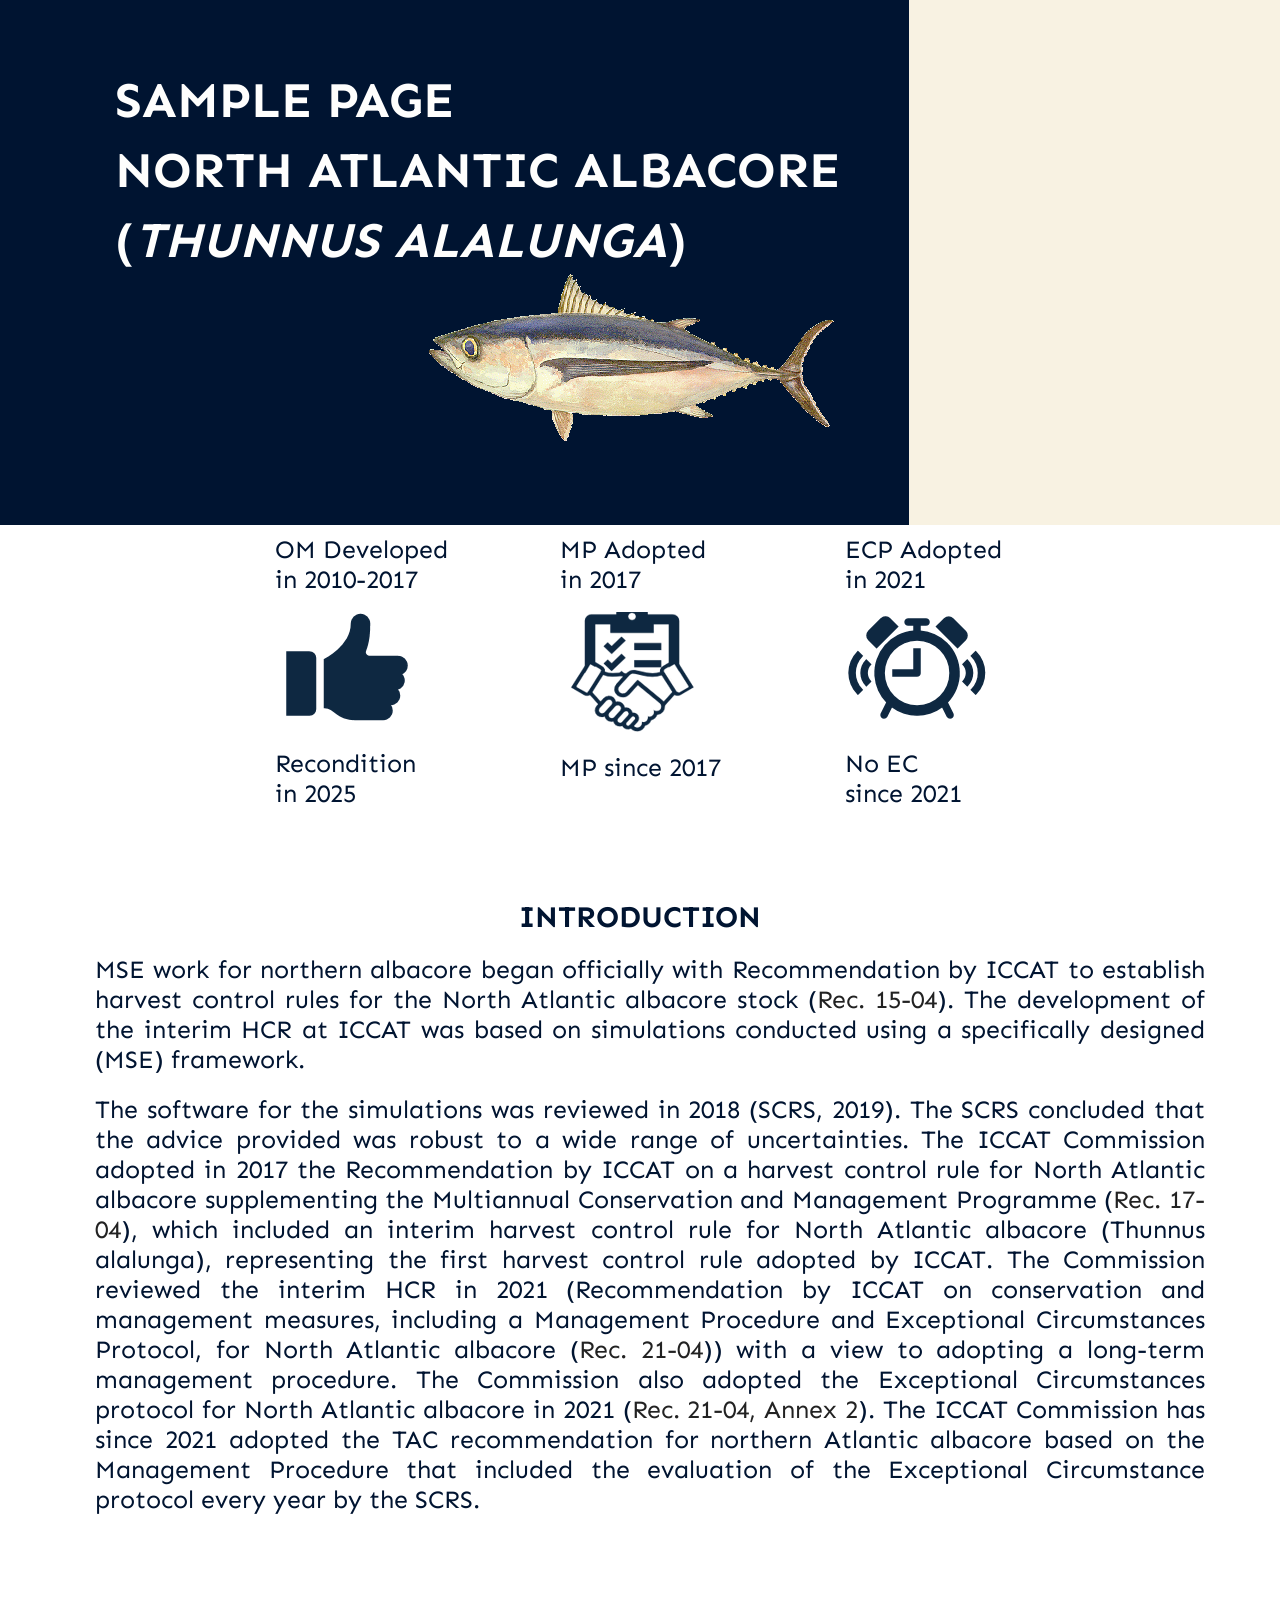
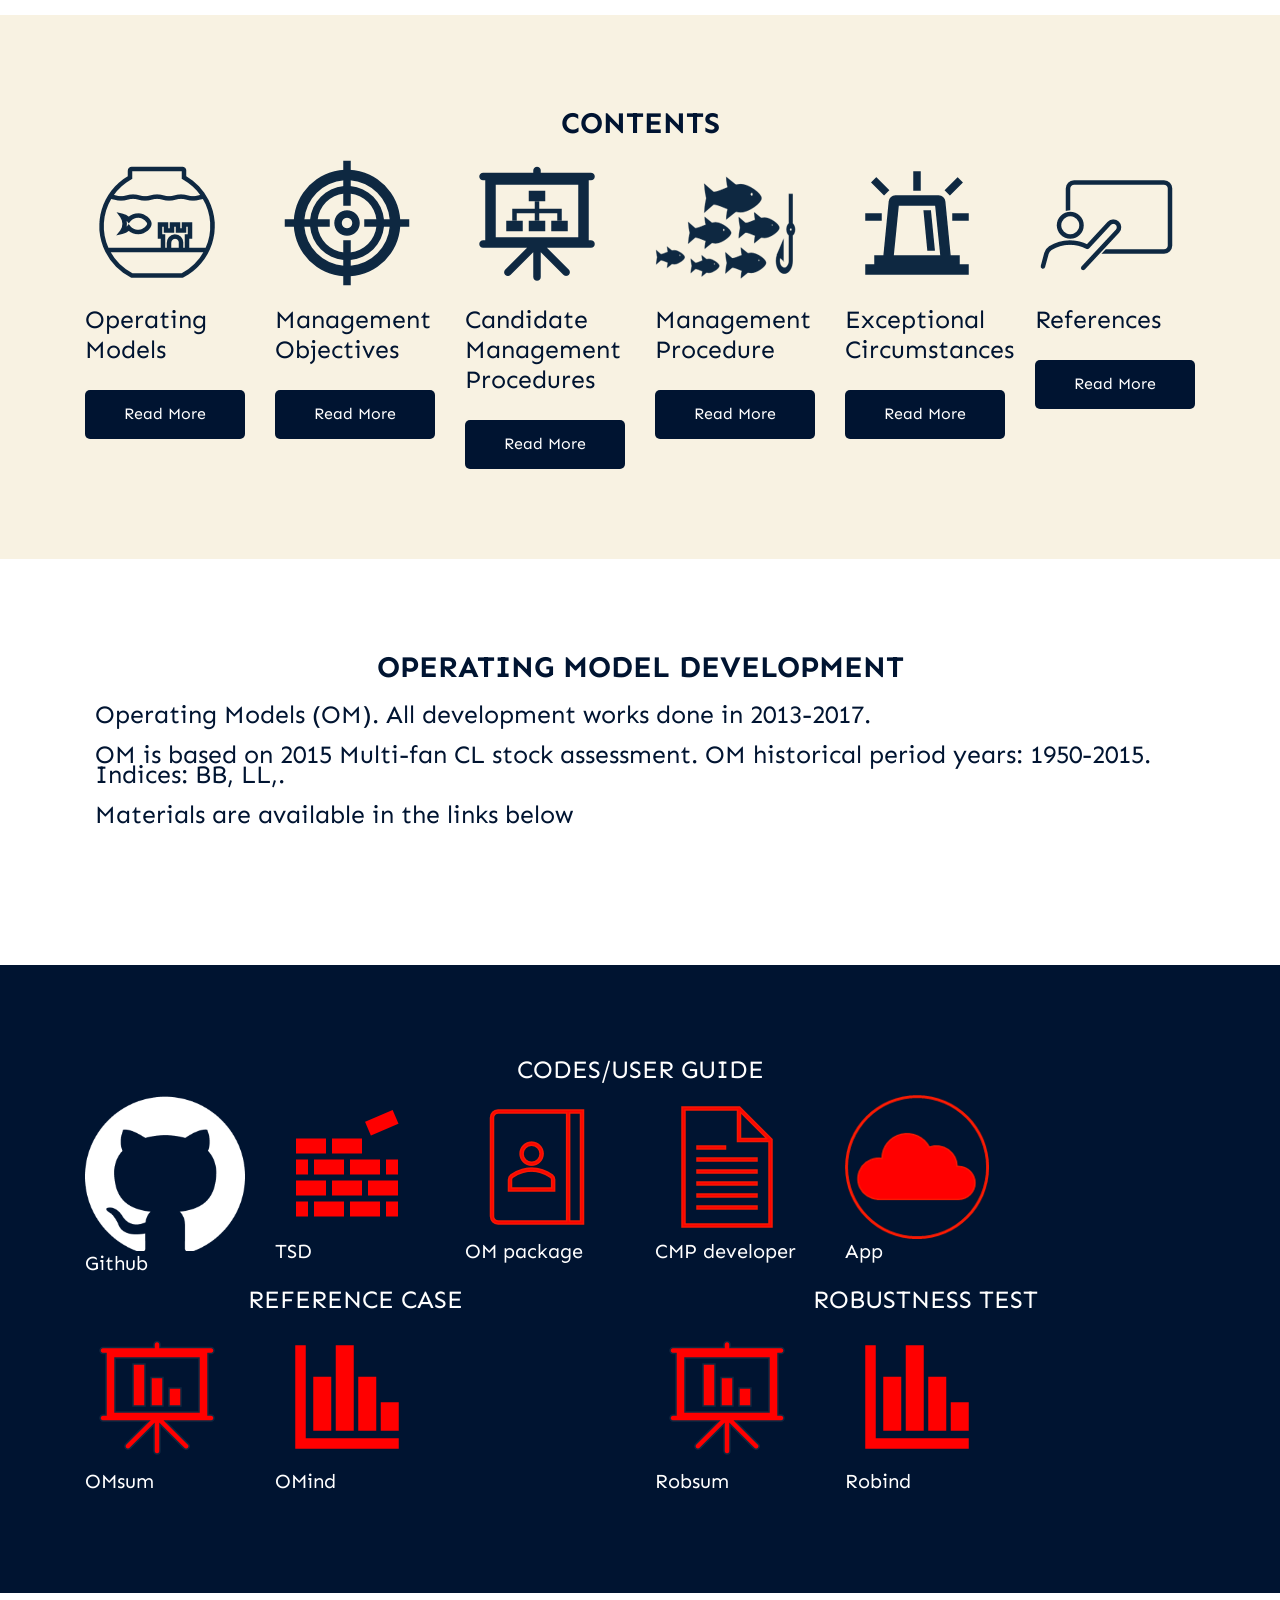
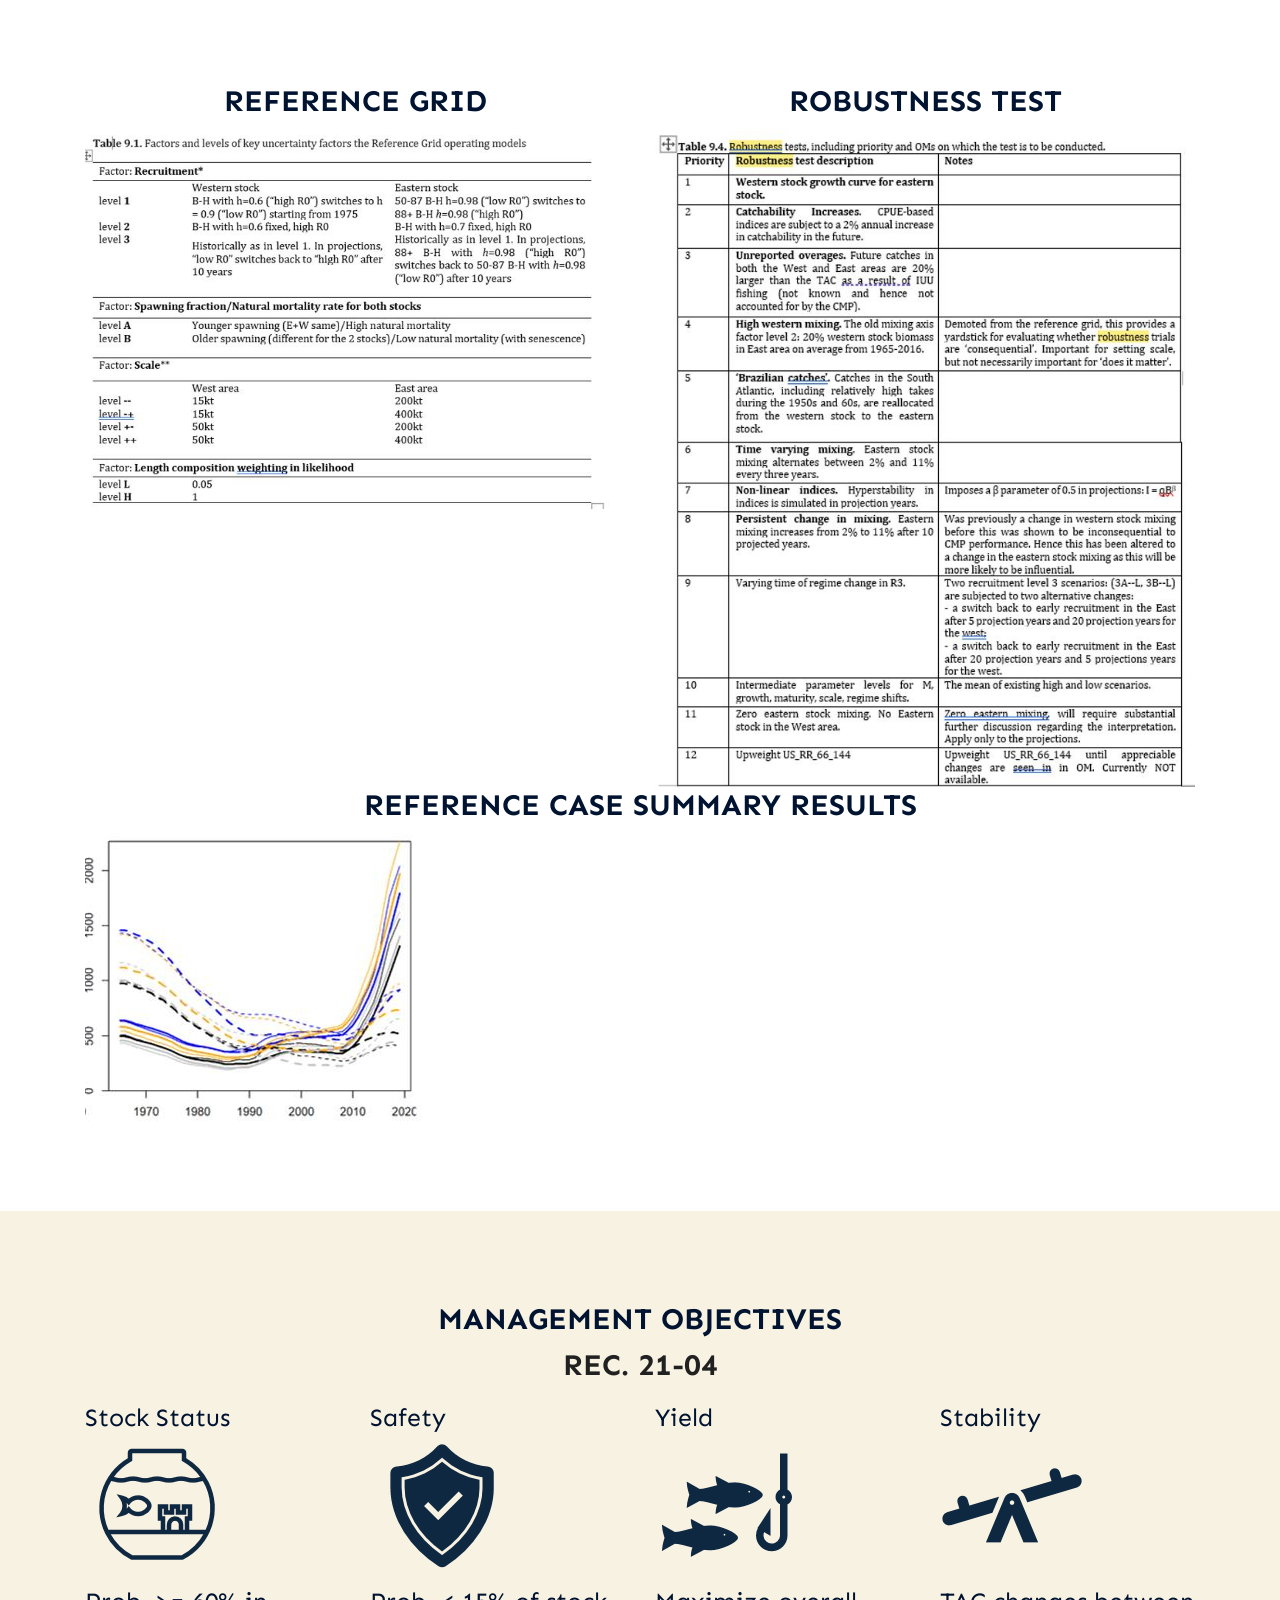
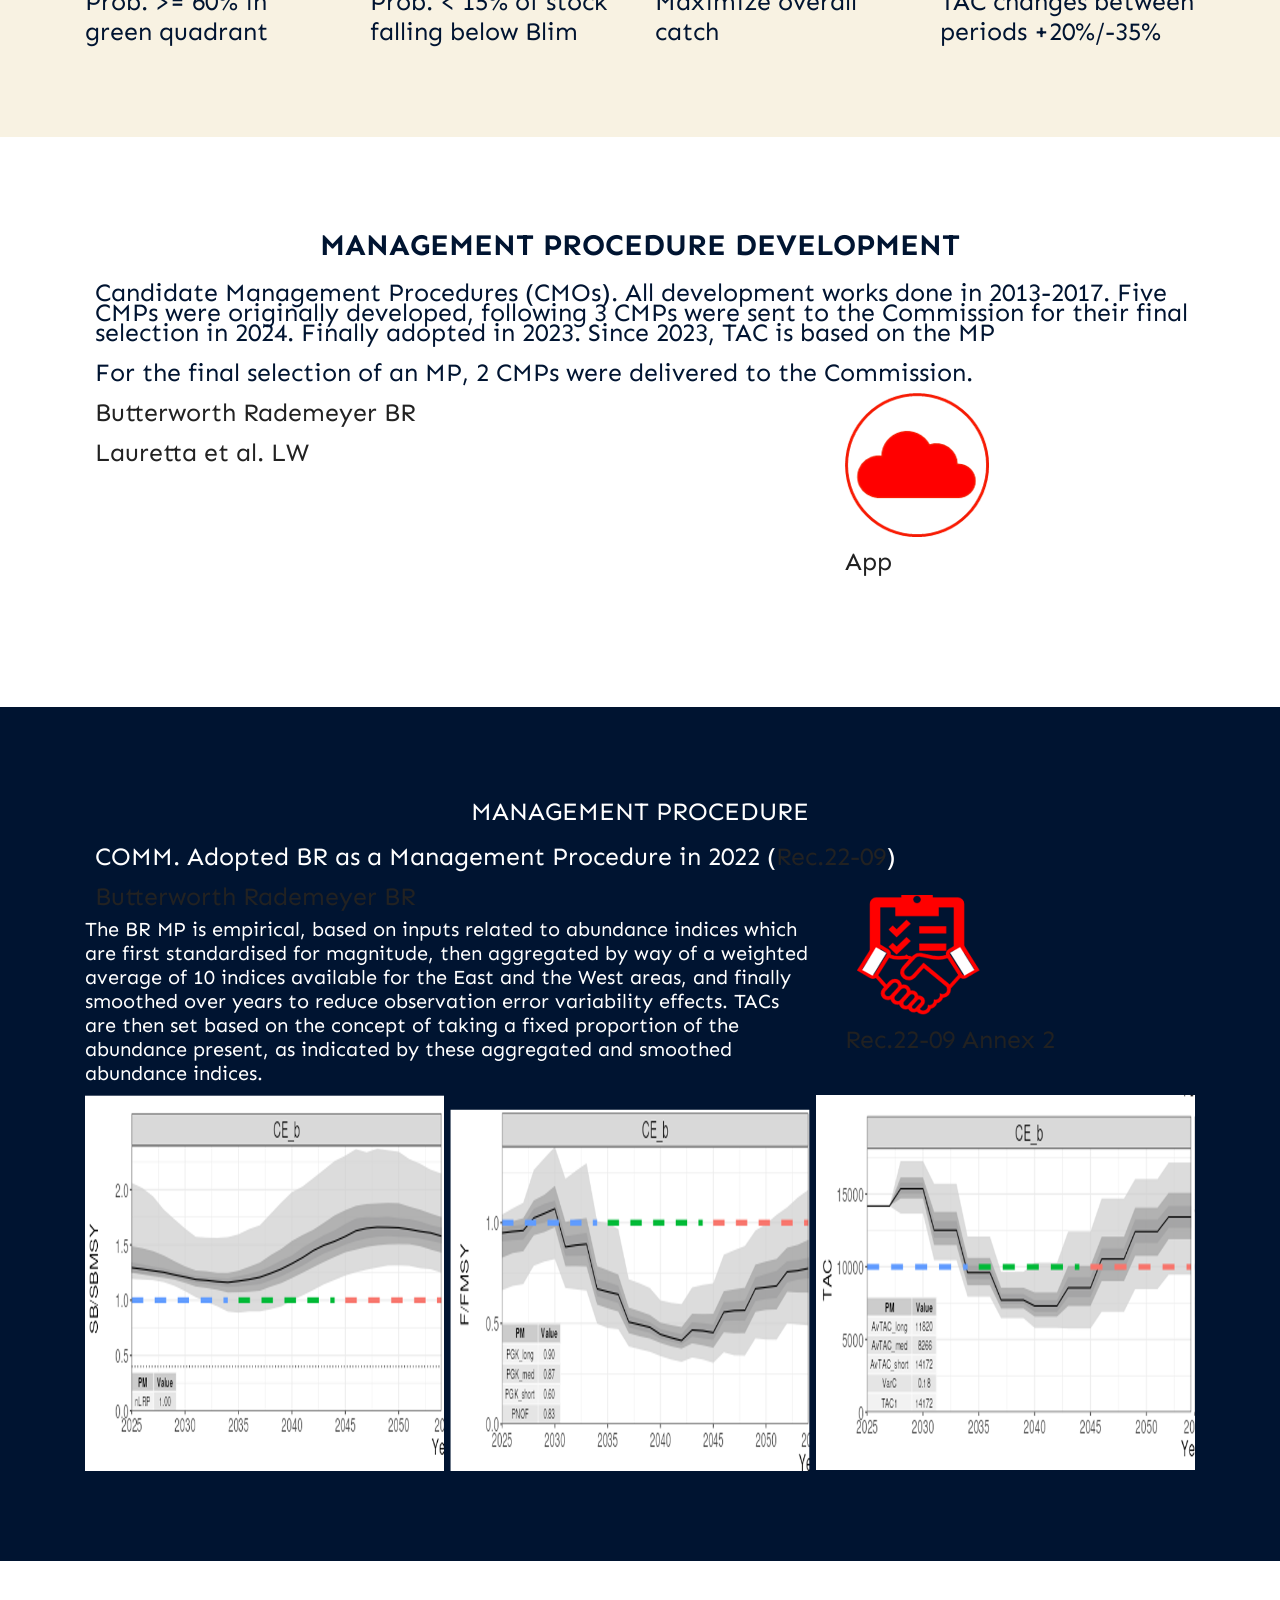
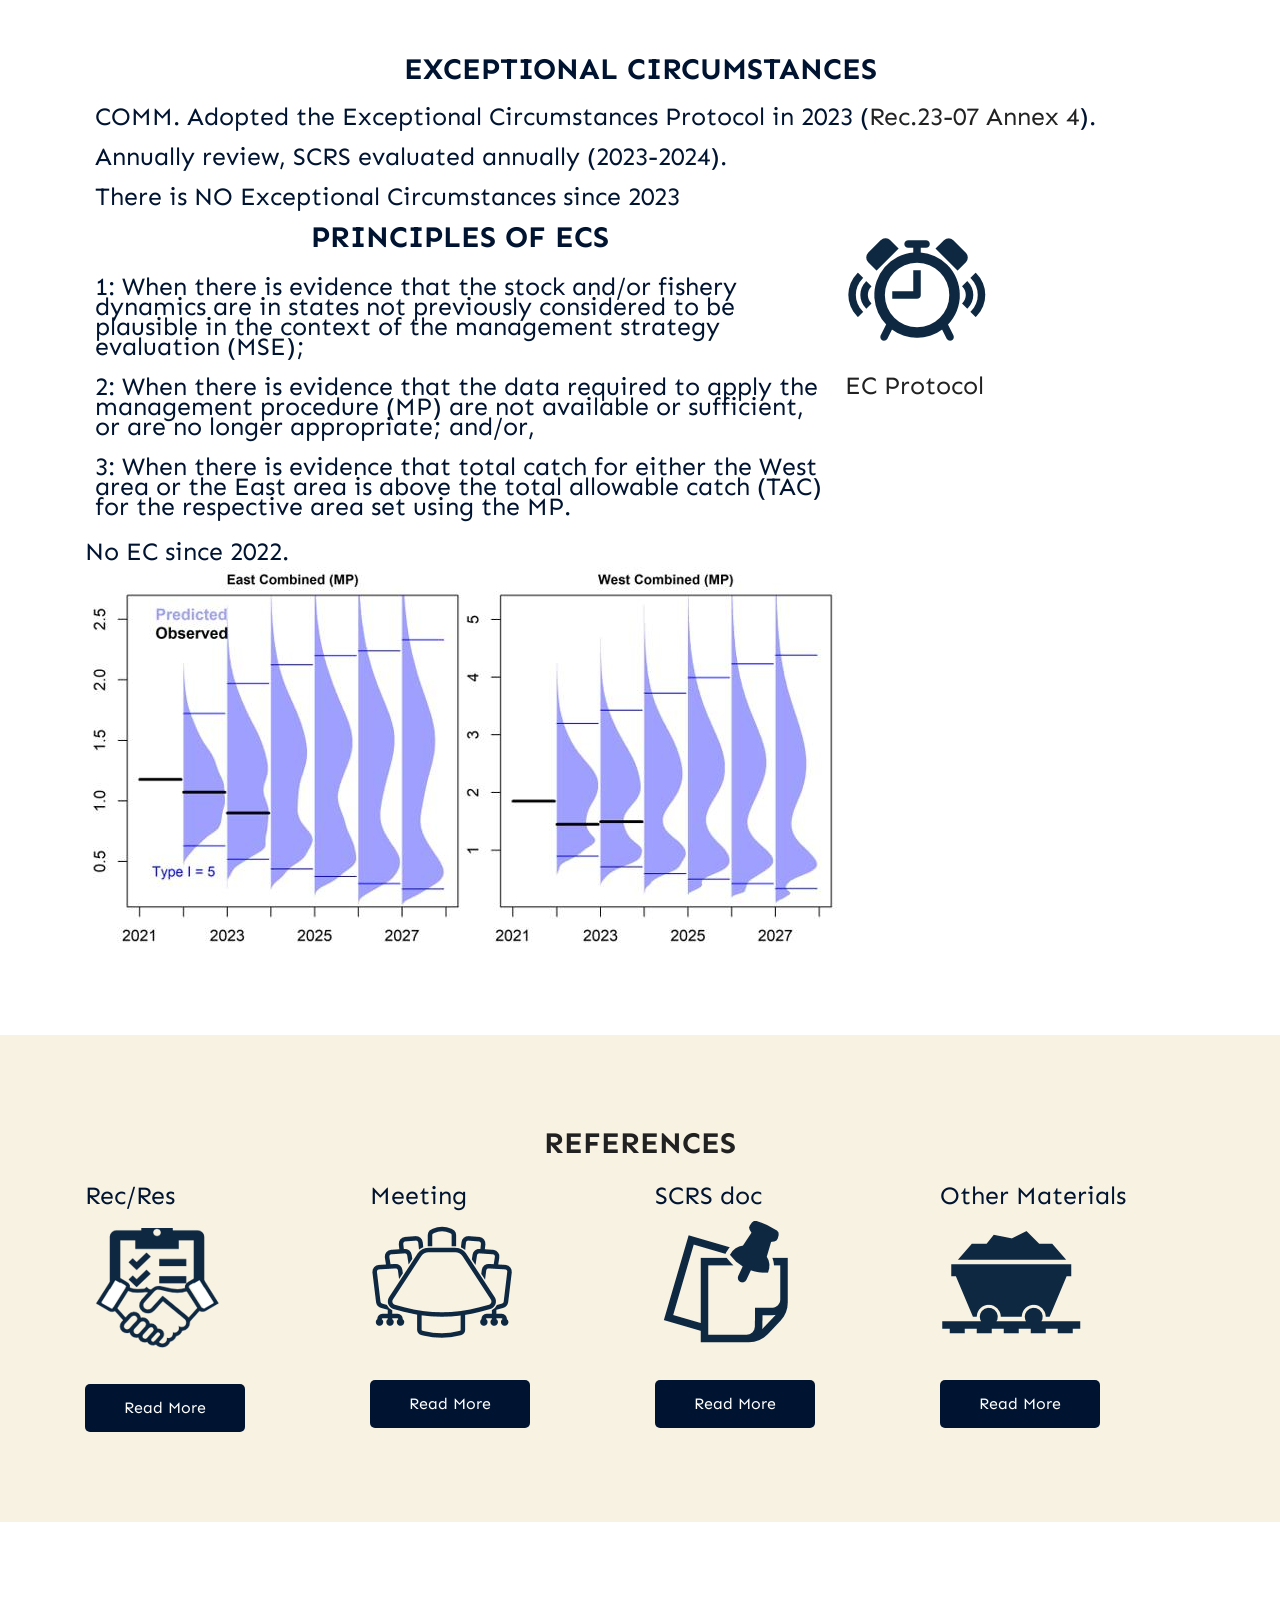
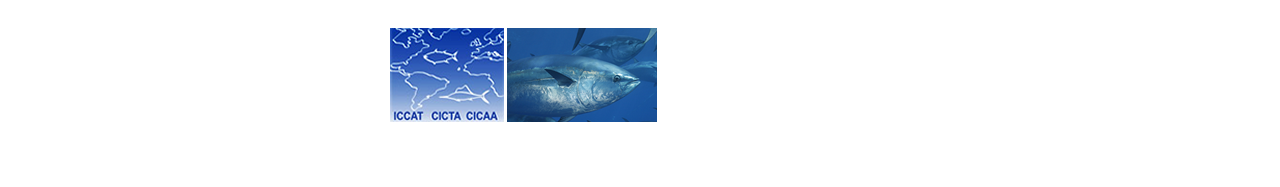
<file: docs/index.html>
<!DOCTYPE html>
<html>
   <head>
      <!-- basic -->
      <meta charset="utf-8">
      <meta http-equiv="X-UA-Compatible" content="IE=edge">
      <meta name="viewport" content="width=device-width, initial-scale=1">
      <!-- mobile metas -->
      <meta name="viewport" content="width=device-width, initial-scale=1">
      <meta name="viewport" content="initial-scale=1, maximum-scale=1">
      <!-- site metas -->
      <title>SAMPLE PAGE: North Atlantic Albacore</title>
      <!-- bootstrap css -->
      <link rel="stylesheet" type="text/css" href="assets/css/bootstrap.min.css">
      <!-- style css -->
      <link rel="stylesheet" type="text/css" href="assets/css/style.css">
      <!-- Responsive-->
      <link rel="stylesheet" href="assets/css/responsive.css">
      <!-- font css -->
      <link href="https://fonts.googleapis.com/css2?family=Sen:wght@400;700;800&display=swap" rel="stylesheet">
      <!-- Scrollbar Custom CSS -->
      <link rel="stylesheet" href="assets/css/jquery.mCustomScrollbar.min.css">
      <!-- Tweaks for older IEs-->
      <link rel="stylesheet" href="https://netdna.bootstrapcdn.com/font-awesome/4.0.3/css/font-awesome.css">

  
   </head>
	
   <body>
      <!-- header section start --> 
    <section id="header1">	   
      <div class="header_section">
         <!-- Title section start --> 
         <div class="banner_section layout_padding">
            <div class="container-fluid">

                        <div class="row">
                           <div class="col-md-12">
                              <div class="banner_taital_main">
				 <h1 class="banner_taital">SAMPLE PAGE </h1>
				 <h1 class="banner_taital">North Atlantic Albacore </h1>
				 <h1 class="banner_taital">(<i>Thunnus alalunga</i>) 
                                 <div class="banner_img"><img src="assets/images/alb1.gif"></div>
                              </div>
                           </div>
                        </div>
	    </div>
         </div>
         <!-- Title section end -->
      </div>
    </section>
      <!-- header section end -->
	   
      <!-- short summary section start -->
    <section id="introsum1">
      <div class="services_section">
         <div class="services_sectionn_2">
                     <div class="container">
                        <div class="row">
			    <div class="col-md-2">
                              <div class="service_box">
                              </div>
                           </div>				      
			    <div class="col-md-3">
                              <div class="service_box">
                                 <h3 class="corporate_text">OM Developed <br/> in 2010-2017</h3>

                                 <div class="house_icon">
                                    <img src="assets/images/OMcomplete_2.png" class="image_1">
                                    <a href="#om"><img src="assets/images/OMcomplete_1.png" class="image_2"></a>
                                 </div>
                                 <h3 class="corporate_text">Recondition <br/> in 2025</h3>
                              </div>
                           </div>

                           <div class="col-md-3">
                              <div class="service_box">
                                 <h3 class="corporate_text">MP Adopted <br/> in 2017</h3>

                                 <div class="house_icon">
                                    <img src="assets/images/MPadopt_1.png" class="image_1">
                                    <a href="#mp"><img src="assets/images/MPadopt_2.png" class="image_2"></a>
                                 </div>
                                 <h3 class="corporate_text">MP since 2017</h3>
                              </div>
                           </div>

                           <div class="col-md-3">
                              <div class="service_box">
                                 <h3 class="corporate_text">ECP Adopted <br/> in 2021</h3>

                                 <div class="house_icon">
                                    <img src="assets/images/ECP_1.png" class="image_1">
                                    <a href="#ec"><img src="assets/images/ECP_2.png" class="image_2"></a>
                                 </div>
                                 <h3 class="corporate_text">No EC <br/> since 2021</h3>
                              </div>
                           </div>
                        </div>
                     </div>
         </div>
       </div>
	
      </section>
      <!-- short summary section end -->

      <!-- Intro section start -->
    <section id="intro1">
      <div class="intro_section">
         <div class="intro_section_2">
                     <div class="container">	   
                        <div class="row">
                           <div class="col-md-12">
                             <h1 class="studies_taital">Introduction</h1>
                  	     <p class="intro_text">MSE work for northern albacore began officially with Recommendation by ICCAT to establish harvest control rules for the North Atlantic albacore stock 
				     (<a href="https://www.iccat.int/Documents/Recs/compendiopdf-e/2015-04-e.pdf" target="_blank">Rec. 15-04</a>). 
				     The development of the interim HCR at ICCAT was based on simulations conducted using a specifically designed (MSE) framework.</p>
			     <p class="intro_text">The software for the simulations was reviewed in 2018 (SCRS, 2019). The SCRS concluded that the advice provided was robust to a wide range of uncertainties. 
				     The ICCAT Commission adopted in 2017 the Recommendation by ICCAT on a harvest control rule for North Atlantic albacore supplementing the Multiannual Conservation and Management Programme
				     (<a href="https://www.iccat.int/Documents/Recs/compendiopdf-e/2017-04-e.pdf" target="_blank">Rec. 17-04</a>), 
				     which included an interim harvest control rule for North Atlantic albacore (Thunnus alalunga), representing the first harvest control rule adopted by ICCAT. The Commission reviewed 
				     the interim HCR in 2021 (Recommendation by ICCAT on conservation and management measures, including a Management Procedure and Exceptional Circumstances Protocol, 
				     for North Atlantic albacore (<a href="https://www.iccat.int/Documents/Recs/compendiopdf-e/2021-04-e.pdf" target="_blank">Rec. 21-04</a>)) with a view to adopting a long-term management procedure. 
				     The Commission also adopted the Exceptional Circumstances protocol for North Atlantic albacore in 2021 
				     (<a href="https://www.iccat.int/Documents/Recs/compendiopdf-e/2021-04-e.pdf" target="_blank">Rec. 21-04, Annex 2</a>). 
				     The ICCAT Commission has since 2021 adopted the TAC recommendation for northern Atlantic albacore based on the Management Procedure that included 
				     the evaluation of the Exceptional Circumstance protocol every year by the SCRS.
                             </p>

                           </div>
                        </div>
                     </div>
         </div>
       </div>
      </section>
      <!-- Intro section end -->
	
      <!-- Contents section start -->
    <section id="contents1">	   
      <div class="services_section">
         <div class="services_section_2">
                     <div class="container">
                        <div class="row">
                           <div class="col-md-12">
                             <h1 class="studies_taital">CONTENTS</h1>
                           </div>
                        </div>

                        <div class="row">
                           <div class="col-md-2">
                              <div class="service_box">
                                 <div class="house_icon">
                                    <img src="assets/images/StockStatus_1.png" class="image_1">
                                    <a href="#om"><img src="assets/images/StockStatus_2.png" class="image_2"></a>
                                 </div>
                                 <h3 class="corporate_text">Operating Models</h3>
				 <div class="readmore_button"><a href="#om">Read More</a></div>
                                 
                              </div>
                           </div>

                           <div class="col-md-2">
                              <div class="service_box">
                                 <div class="house_icon">
                                    <img src="assets/images/contMO_1.png" class="image_1">
                                    <a href="#mo"><img src="assets/images/contMO_2.png" class="image_2"></a>
                                 </div>
                                 <h3 class="corporate_text">Management Objectives</h3>
                                 <div class="readmore_button"><a href="#mo">Read More</a></div>
                              </div>
                           </div>

                           <div class="col-md-2">
                              <div class="service_box">
                                 <div class="house_icon">
                                    <img src="assets/images/contCMP_1.png" class="image_1">
                                    <a href="#cmp"><img src="assets/images/contCMP_2.png" class="image_2"></a>
                                 </div>
                                 <h3 class="corporate_text">Candidate Management Procedures</h3>
                                 <div class="readmore_button"><a href="#cmp">Read More</a></div>
                              </div>
                           </div>

                           <div class="col-md-2">
                              <div class="service_box">
                                 <div class="house_icon">
                                    <img src="assets/images/contMP_1.png" class="image_1">
                                    <a href="#mp"><img src="assets/images/contMP_2.png" class="image_2"></a>
                                 </div>
                                 <h3 class="corporate_text">Management Procedure</h3>
                                 <div class="readmore_button"><a href="#mp">Read More</a></div>
                              </div>
                           </div>

                           <div class="col-md-2">
                              <div class="service_box">
                                 <div class="house_icon">
                                    <img src="assets/images/contECP_1.png" class="image_1">
                                    <a href="#ec"><img src="assets/images/contECP_2.png" class="image_2"></a>
                                 </div>
                                 <h3 class="corporate_text">Exceptional Circumstances</h3>
                                 <div class="readmore_button"><a href="#ec">Read More</a></div>
                              </div>
                           </div>

                           <div class="col-md-2">
                              <div class="service_box">
                                 <div class="house_icon">
                                    <img src="assets/images/contRef_1.png" class="image_1">
                                    <a href="#ref"><img src="assets/images/contRef_2.png" class="image_2"></a>
                                 </div>
                                 <h3 class="corporate_text">References</h3>
                                 <div class="readmore_button"><a href="#ref">Read More</a></div>
                              </div>
                           </div>

                        </div>
                     </div>
         </div>
      </div>
    </section>
      <!-- Contents section end -->

      <!-- OM section start -->
    <section id="om1">	   
      <div class="intro_section">
         <div class="intro_section_2">
                     <div class="container">
                        <div class="row">
                           <div class="col-md-12">
                  		<h1 class="studies_taital" id="om">Operating Model Development </h1>
	         		<p class="corporate_text">Operating Models (OM). All development works done in 2013-2017.</p>
				<p class="corporate_text">OM is based on 2015 Multi-fan CL stock assessment. OM historical period years: 1950-2015. Indices: BB, LL,.</p>
				<p class="corporate_text">Materials are available in the links below</p>
                           </div>
                        </div>
                     </div>
         </div>


         <div class="OM_section">
                     <div class="container">
                        <div class="row">
                           <div class="col-md-12">
	                            <h2 class="studies_taital2">Codes/User guide</h2>
                           </div>
                        </div>


                        <div class="row">
                           <div class="col-md-2">
                              <div class="service_box">
                                 <div class="house_icon">
                                    <img src="assets/images/github-mark-white.png" class="image_1">
                                    <a href="assets/references/github_nalb.html"><img src="assets/images/github-mark-white.png" class="image_2"></a>
                                 </div>
                                 <h3 class="OM_text"><a href="assets/references/github_nalb.html">Github</a></h3>
                              </div>
                           </div>

                           <div class="col-md-2">
                              <div class="service_box">
                                 <div class="house_icon">
                                    <img src="assets/images/TSD_1.png" class="image_1">
                                    <a href="docs/assets/references/ref_oth/BFT_TSD.pdf" target="_blank"><img src="assets/images/TSD_2.png" class="image_2"></a>
                                 </div>
                                 <h3 class="OM_text"><a href="docs/assets/references/ref_oth/BFT_TSD.pdf" target="_blank">TSD</a></h3>
                                
                              </div>
                           </div>

                           <div class="col-md-2">
                              <div class="service_box">
                                 <div class="house_icon">
                                    <img src="assets/images/MSEpackage_1.png" class="image_1">
                                    <a href="https://iccat.github.io/nswo-mse/UserManual/User_Manual.html" target="_blank"><img src="assets/images/MSEpackage_2.png" class="image_2"></a>
                                 </div>
                                 <h3 class="OM_text"><a href="https://iccat.github.io/nswo-mse/UserManual/User_Manual.html" target="_blank">OM package</a></h3>
                                 
                              </div>
                           </div>

                           <div class="col-md-2">
                              <div class="service_box">
                                 <div class="house_icon">
                                    <img src="assets/images/CMPdevelop_1.png" class="image_1">
                                    <a href="https://iccat.github.io/nswo-mse/cMPdevelopment/CMP-Development-Guide.html" target="_blank"><img src="assets/images/CMPdevelop_2.png" class="image_2"></a>
                                 </div>
                                 <h3 class="OM_text"><a href="https://iccat.github.io/nswo-mse/cMPdevelopment/CMP-Development-Guide.html" target="_blank">CMP developer</a></h3>
			      </div>
                           </div>

                           <div class="col-md-2">
                              <div class="service_box">
                                 <div class="house_icon">
                                    <img src="assets/images/App_1.png" class="image_1">
                                    <a href="https://iccat.shinyapps.io/ABTMSE/" target="_blank"><img src="assets/images/App_2.png" class="image_2"> </a>
                                 </div>
                                 <h3 class="OM_text"><a href="https://iccat.shinyapps.io/ABTMSE/" target="_blank">App </a></h3>
                                 
                              </div>
                           </div>
                        </div>

                        <div class="row">
                           <div class="col-md-6">
	                            <h2 class="studies_taital2">Reference Case</h2>
                           </div>
                           <div class="col-md-6">
	                            <h2 class="studies_taital2">Robustness Test</h2>
                           </div>
                        </div>

			     
                        <div class="row">
                           <div class="col-md-2">
                              <div class="service_box">
                                 <div class="house_icon">
                                    <img src="assets/images/gridsum_1.png" class="image_1">
                                    <a href="https://iccat.github.io/nswo-mse/Reports/OM_Summary/2024/OM_Summary_Report.html" target="_blank"><img src="assets/images/gridsum_2.png" class="image_2"></a>
                                 </div>
                                 <h3 class="OM_text"><a href="https://iccat.github.io/nswo-mse/Reports/OM_Summary/2024/OM_Summary_Report.html" target="_blank">OMsum</a></h3>
                                 
                              </div>
                           </div>

                           <div class="col-md-2">
                              <div class="service_box">
                                 <div class="house_icon">
                                    <img src="assets/images/gridindiv_1.png" class="image_1">
                                    <a href="https://iccat.github.io/abft-mse/Reports/OM_Summary/New_Lcomp_L_summary.html" target="_blank"><img src="assets/images/gridindiv_2.png" class="image_2"></a>
                                 </div>
                                 <h3 class="OM_text"><a href="https://iccat.github.io/abft-mse/Reports/OM_Summary/New_Lcomp_L_summary.html" target="_blank">OMind</a></h3>
                                 
                              </div>
                           </div>

                           <div class="col-md-2">
                           </div>

                           <div class="col-md-2">
                              <div class="service_box">
                                 <div class="house_icon">
                                    <img src="assets/images/gridsum_1.png" class="image_1">
                                    <img src="assets/images/gridsum_2.png" class="image_2">
                                 </div>
                                 <h3 class="OM_text">Robsum</h3>
                                
                              </div>
                           </div>

                           <div class="col-md-2">
                              <div class="service_box">
                                 <div class="house_icon">
                                    <img src="assets/images/gridindiv_1.png" class="image_1">
                                    <img src="assets/images/gridindiv_2.png" class="image_2">
                                 </div>
                                 <h3 class="OM_text">Robind</h3>
                                 
                              </div>
                           </div>

                        </div>
                     </div>

         </div>


         <div class="intro_section_2">
            <div class="container">
              <div class="row">
               <div class="col-sm-6">
                  <h3 class="studies_taital">Reference Grid</h3>
		  <img src="assets/model_images/ReferenceGrid.jpg" class="image_1">
               </div>
               <div class="col-sm-6">
                  <h3 class="studies_taital">Robustness Test </h3>
		  <img src="assets/model_images/Robustness.jpg" class="image_1">
               </div>
              </div>
              <div class="row">
               <div class="col-sm-12">
                  <h3 class="studies_taital">Reference Case Summary Results</h3>
		  <img src="assets/model_images/OM_SSB_F.jpg" class="image_1">
               </div>
              </div>
           </div>
         </div>
      </div>
    </section>
      <!-- OM section end -->



      <!-- Management Objectives section start -->
    <section id="mo1">
      <div class="services_section">
         <div class="services_section_2">
                     <div class="container">

                        <div class="row">
                           <div class="col-md-12">
                                 <h1 class="studies_taital" id="mo">Management Objectives</h1>
				 <h1 class="studies_taital"><a href="https://www.iccat.int/Documents/Recs/compendiopdf-e/2021-04-e.pdf">Rec. 21-04</a></h1> 
                           </div>
                        </div>

                        <div class="row">

                           <div class="col-md-3">
                              <div class="service_box">
                                 <h3 class="corporate_text">Stock Status</h3>
                                 <div class="house_icon">
                                    <img src="assets/images/StockStatus_1.png" class="image_1">
                                    <img src="assets/images/StockStatus_2.png" class="image_2">
                                 </div>
                                 <h3 class="corporate_text">Prob. >= 60% in green quadrant</h3>
                              </div>
                           </div>

                           <div class="col-md-3">
                              <div class="service_box">
                                 <h3 class="corporate_text">Safety</h3>
                                 <div class="house_icon">
                                    <img src="assets/images/Safety_1.png" class="image_1">
                                    <img src="assets/images/Safety_2.png" class="image_2">
                                 </div>
                                 <h3 class="corporate_text">Prob. < 15% of stock falling below Blim</h3>
                              </div>
                           </div>

                           <div class="col-md-3">
                              <div class="service_box">
                                 <h3 class="corporate_text">Yield</h3>
                                 <div class="house_icon">
                                    <img src="assets/images/Yield_1.png" class="image_1">
                                    <img src="assets/images/Yield_2.png" class="image_2">
                                 </div>
                                 <h3 class="corporate_text">Maximize overall catch</h3>
                              </div>
                           </div>

                           <div class="col-md-3">
                              <div class="service_box">
                                 <h3 class="corporate_text">Stability</h3>
                                 <div class="house_icon">
                                    <img src="assets/images/Stability_1.png" class="image_1">
                                    <img src="assets/images/Stability_2.png" class="image_2">
                                 </div>
                                 <h3 class="corporate_text">TAC changes between periods +20%/-35%</h3>
                              </div>
                           </div>

                        </div>
                     </div>
         </div>
      </div>
    </section>
      <!-- Management Objectives section end -->



      <!-- Management Procedure Development section start -->
    <section id="mp1">
       <div class="intro_section">
         <div class="intro_section_2">
                     <div class="container">
                        <div class="row">
                           <div class="col-md-12">
                             <h1 class="studies_taital" id="cmp">Management Procedure Development</h1>
	                     <p class="corporate_text">Candidate Management Procedures (CMOs). All development works done in 2013-2017. Five CMPs were originally developed, following 3 CMPs were sent to the Commission for their final selection in 2024.
	                     Finally adopted in 2023. Since 2023, TAC is based on the MP
			     </p>
			     <p class="corporate_text">For the final selection of an MP, 2 CMPs were delivered to the Commission.
			     </p>
                           </div>

               		  <div class="col-md-8">
	                    <p class="corporate_text"><a href="https://iccat.github.io/abft-mse/CMP/SCRS_2022_154_Butterworth_Rademeyer.pdf" target="_blank">Butterworth Rademeyer BR</a></p>
	                    <p class="corporate_text"><a href="https://iccat.github.io/abft-mse/CMP/SCRS_2022_xxx_Lauretta_etal_LW_CMP_final.pdf" target="_blank">Lauretta et al. LW</a></p>
              		  </div>
	                  <div class="col-md-4">
                              <div class="service_box">
                                 <div class="house_icon">
                                    <img src="assets/images/App_1.png" class="image_1">
                                    <a href="https://iccat.shinyapps.io/ABTMSE/" target="_blank"><img src="assets/images/App_3.png" class="image_2"> </a>
                                 </div>
                                 <h3 class="corporate_text"><a href="https://iccat.shinyapps.io/ABTMSE/" target="_blank">App</a></h3>
                                 </div>
                              </div>
              		  </div>
                        </div>
                     </div>
         </div>
      </div>

      <div class="services_section">
      <div class="OM_section">
         <div class="container">
            <div class="row">
               <div class="col-md-12">
                  <h3 class="studies_taital2" id="mp">Management Procedure </h3>         
	          <p class="corporate_text2">COMM. Adopted BR as a Management Procedure in 2022 (<a href="https://www.iccat.int/Documents/Recs/compendiopdf-e/2022-09-e.pdf" target="_blank">Rec.22-09</a>)</p>
               </div>
               <div class="col-md-8">
	          <p class="corporate_text2"><a href="https://iccat.github.io/abft-mse/CMP/SCRS_2022_154_Butterworth_Rademeyer.pdf" target="_blank">Butterworth Rademeyer BR</a></p>
		  <h3 class="OM_text">The BR MP is empirical, based on inputs related to abundance indices which are first standardised for magnitude, then aggregated by way of a weighted average of 10 indices available 
			  for the East and the West areas, and finally smoothed over years to reduce observation error variability effects. TACs are then set based on the concept of taking a fixed proportion of the abundance present, 
			  as indicated by these aggregated and smoothed abundance indices.</h3>
		       
               </div>
               <div class="col-md-4">
                              <div class="service_box">
                                 <div class="house_icon">
                                    <img src="assets/images/MPadopt_2.png" class="image_1">
                                    <a href="https://www.iccat.int/Documents/Recs/compendiopdf-e/2022-09-e.pdf" target="_blank"><img src="assets/images/MPadopt_1.png" class="image_2"></a>
                                 </div>
                                 <h3 class="corporate_text2"><a href="https://www.iccat.int/Documents/Recs/compendiopdf-e/2022-09-e.pdf" target="_blank">Rec.22-09 Annex 2</a></h3>
                              </div>       
               </div>
               <div class="col-md-12">
                  <img src="assets/model_images/MP_res.png" class="image_1">		       
               </div>
		    
            </div>
         </div>
      </div>
      </div>
    </section>
      <!-- Management Procedure Development section end -->

      <!-- EC section start -->

      <!-- OM section start -->
    <section id="ec1">	   
      <div class="intro_section">
         <div class="intro_section_2">
               <div class="container">
                  <div class="row">
                    <div class="col-md-12">
                  	<h1 class="studies_taital" id="ec">Exceptional Circumstances </h1>
	         	<p class="corporate_text">COMM. Adopted the Exceptional Circumstances Protocol in 2023 (<a href="https://www.iccat.int/Documents/Recs/compendiopdf-e/2023-07-e.pdf" target="_blank">Rec.23-07 Annex 4</a>).</p>
			<p class="corporate_text">Annually review, SCRS evaluated annually (2023-2024).</p>
			<p class="corporate_text">There is NO Exceptional Circumstances since 2023</p>
                    </div>
                    <div class="col-md-8">
		        <p class="studies_taital">Principles of ECs </p>
		        <p class="corporate_text"> 1: When there is evidence that the stock and/or fishery dynamics are in states not previously considered to be plausible in the context of the management strategy evaluation (MSE);</p>
		        <p class="corporate_text"> 2: When there is evidence that the data required to apply the management procedure (MP) are not available or sufficient, or are no longer appropriate; and/or,</p>
		        <p class="corporate_text"> 3: When there is evidence that total catch for either the West area or the East area is above the total allowable catch (TAC) for the respective area set using the MP. </p>
                    </div>
                    <div class="col-md-4">
                        <div class="service_box">
                        <div class="house_icon">
                          <img src="assets/images/ECP_1.png" class="image_1">
                          <a href="https://www.iccat.int/Documents/Recs/compendiopdf-e/2023-07-e.pdf" target="_blank"><img src="assets/images/ECP_2.png" class="image_2"></a>
                        </div>
                        <h3 class="corporate_text"><a href="https://www.iccat.int/Documents/Recs/compendiopdf-e/2023-07-e.pdf" target="_blank">EC Protocol</a></h3>
                        </div>
                    </div>
                    <div class="col-md-12">
                       <h3 class="corporate_text">No EC since 2022.</h3>
                       <img src="assets/model_images/ECevaluation.jpg" class="image_1">
                    </div>
                 </div>
              </div>
        </div>
      </div>
    </section>
      <!-- EC section end -->


      <!-- Reference section start -->
    <section id="ref1">
      <div class="services_section">
         <div class="services_section_2">
                     <div class="container">

                        <div class="row">
                           <div class="col-md-12">
                                 <h1 class="studies_taital" id="ref"><a href="assets/references/ref_nalb.html">References</a></h1>
                           </div>
                        </div>

                        <div class="row">

                           <div class="col-md-3">
                              <div class="service_box">
                                 <h3 class="corporate_text">Rec/Res</h3>
                                 <div class="house_icon">
                                    <img src="assets/images/MPadopt_1.png" class="image_1">
                                    <a href="assets/references/ref_nalb.html#rec"><img src="assets/images/MPadopt_2.png" class="image_2"></a>
                                 </div>
                                 <div class="readmore_button"><a href="assets/references/ref_nalb.html#rec">Read More</a></div>
                              </div>
                           </div>

                           <div class="col-md-3">
                              <div class="service_box">
                                 <h3 class="corporate_text">Meeting</h3>
                                 <div class="house_icon">
                                    <img src="assets/images/RefMeet_1.png" class="image_1">
                                    <a href="assets/references/ref_nalb.html#mtg"><img src="assets/images/RefMeet_2.png" class="image_2"></a>
                                 </div>
                                 <div class="readmore_button"><a href="assets/references/ref_nalb.html#mtg">Read More</a></div>
                              </div>
                           </div>

                           <div class="col-md-3">
                              <div class="service_box">
                                 <h3 class="corporate_text">SCRS doc</h3>
                                 <div class="house_icon">
                                    <img src="assets/images/RefDoc_1.png" class="image_1">
                                    <a href="assets/references/ref_nalb.html#doc"><img src="assets/images/RefDoc_2.png" class="image_2"></a>
                                 </div>
                                 <div class="readmore_button"><a href="assets/references/ref_nalb.html#doc">Read More</a></div>
                              </div>
                           </div>

                           <div class="col-md-3">
                              <div class="service_box">
                                 <h3 class="corporate_text">Other Materials</h3>
                                 <div class="house_icon">
                                    <img src="assets/images/RefOth_1.png" class="image_1">
                                    <a href="assets/references/ref_nalb.html#oth"><img src="assets/images/RefOth_2.png" class="image_2"></a>
                                 </div>
                                 <div class="readmore_button"><a href="assets/references/ref_nalb.html#oth">Read More</a></div>
                              </div>
                           </div>

                        </div>
                     </div>
         </div>
      </div>
    </section>
      <!-- Reference section end -->

      <!-- footer section start -->
    <section id="footer1">	   
      <div class="intro_section">
        <div class="intro_section2">
           <div class="container">
            <div class="row">
               <div class="footer_logo">
                  <a href="https://www.iccat.int/en/index.asp">
                     <img src="assets/images/logoICCAT.png">
                  <a href="https://iccat.github.io/iccat-mse/">
                     <img src="assets/images/github-mark-white.png">
               </div>
            </div>
          </div>
        </div>
      </div>
    </section>
      <!-- footer section end -->

   </body>
</html>
</file>
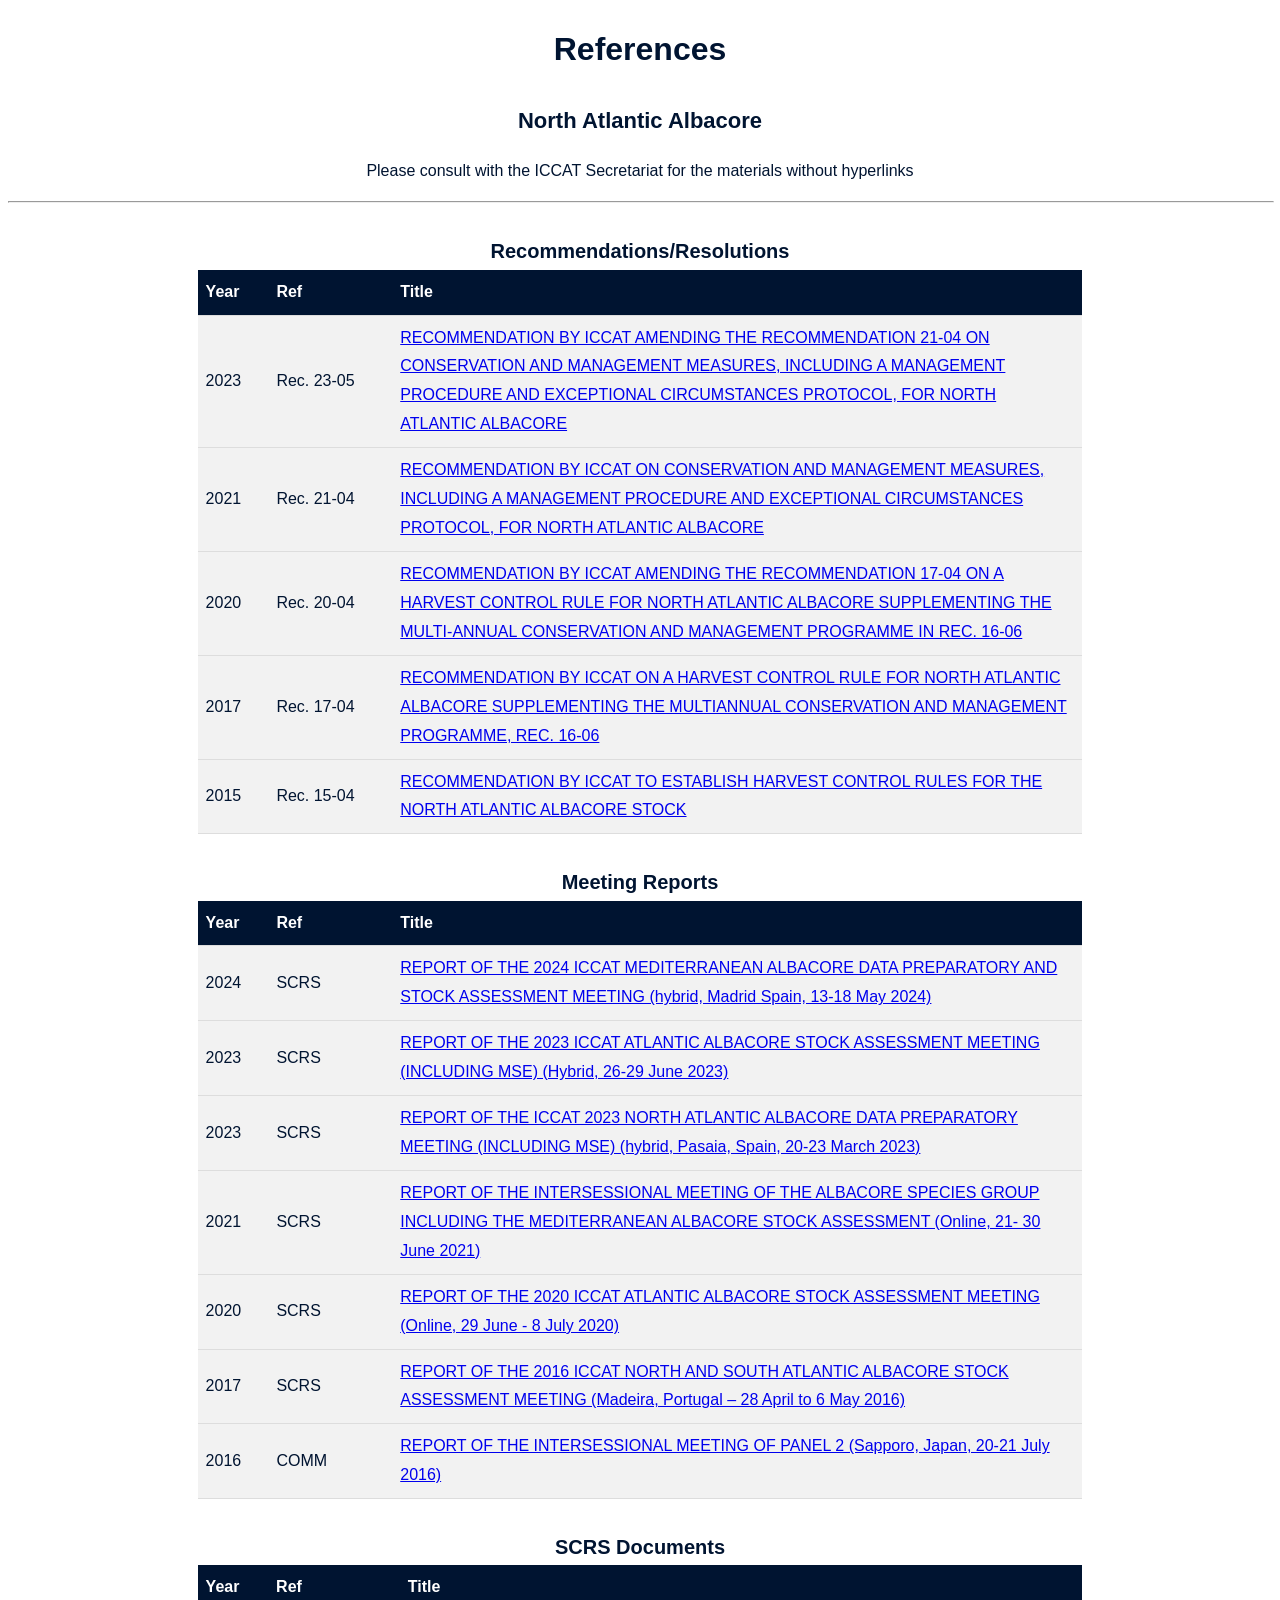
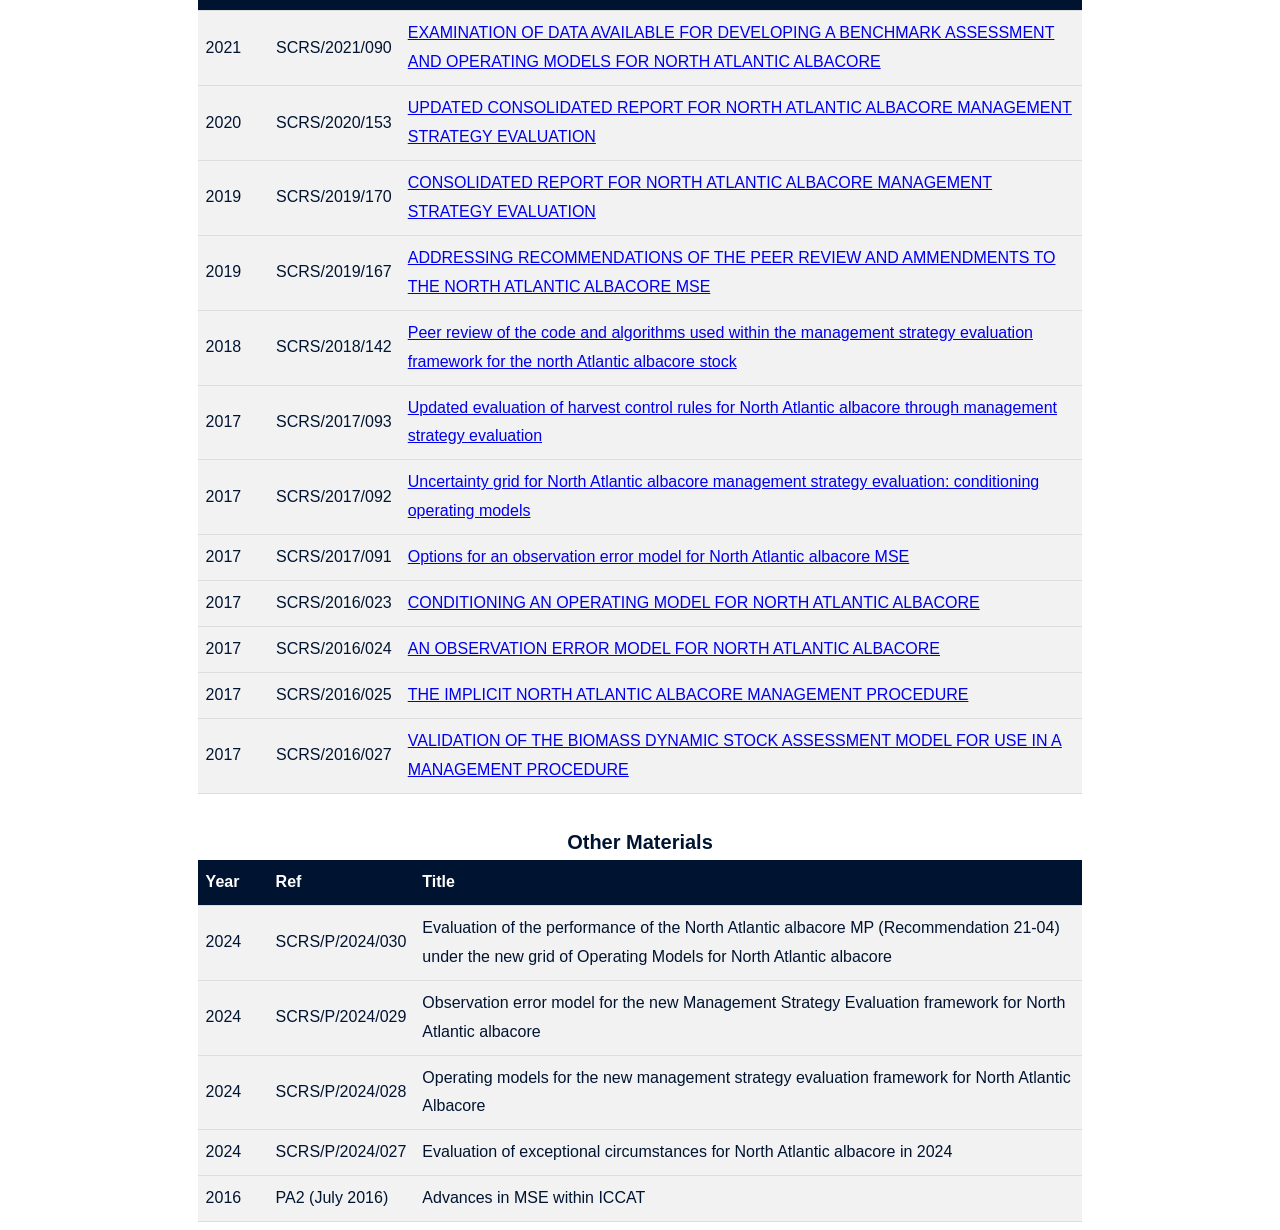
<file: docs/assets/references/ref_nalb.html>
<!DOCTYPE html>
<html>
<head>
<style>
  
body {
    color: #001431;
    font-family: 'Sen', sans-serif;
    line-height: 1.80857;
    font-weight: normal;
    overflow-x: hidden;
}
  
table {
  margin-top:30px;
  margin-left:auto;
  margin-right:auto;
  border-collapse: collapse;
  width: 70%;
}

th, td {
  text-align: left;
  padding: 8px;
}


tr {background-color: #f2f2f2;
    border-bottom: 1px solid #ddd;
    text-align: center;}


th {
  background-color: #001431;
  color: white;
}

</style>
</head>
<body>


<h1 style="text-align:center;">References</h1>
<p style="text-align:center;"><span style="font-size:22px;"><strong>North Atlantic Albacore</strong></span></p>
<p style="text-align:center;">Please consult with the ICCAT Secretariat for the materials without hyperlinks</p>

<hr style="width:100%;text-align:left;margin-left:0">
  
<table>
   <caption style="text-align:center;" id="rec;"><span style="font-size:20px;"><strong>Recommendations/Resolutions</strong></span></caption>
  <tr>
    <th style="width:8%;"><strong>Year</strong></th>
    <th style="width:14%;"><strong>Ref</strong></th>
    <th style="width:78%;"><strong>Title</strong></th>
  </tr>

  <tr>
    <td>2023</td>
    <td>Rec. 23-05</td>
   <td><a target="_blank" rel="noopener noreferrer" href="https://www.iccat.int/Documents/Recs/compendiopdf-e/2023-05-e.pdf">
        RECOMMENDATION BY ICCAT AMENDING THE RECOMMENDATION 21-04 ON CONSERVATION AND MANAGEMENT MEASURES, INCLUDING A MANAGEMENT PROCEDURE AND EXCEPTIONAL CIRCUMSTANCES PROTOCOL, FOR NORTH ATLANTIC ALBACORE</a></td>
  </tr>
  <tr>
    <td>2021</td>
    <td>Rec. 21-04</td>
   <td><a target="_blank" rel="noopener noreferrer" href="https://www.iccat.int/Documents/Recs/compendiopdf-e/2021-04-e.pdf">
        RECOMMENDATION BY ICCAT ON CONSERVATION AND MANAGEMENT MEASURES, INCLUDING A MANAGEMENT PROCEDURE AND EXCEPTIONAL CIRCUMSTANCES PROTOCOL, FOR NORTH ATLANTIC ALBACORE</a></td>
  </tr>
  <tr>
    <td>2020</td>
    <td>Rec. 20-04</td>
   <td><a target="_blank" rel="noopener noreferrer" href="https://www.iccat.int/Documents/Recs/compendiopdf-e/2020-04-e.pdf">
        RECOMMENDATION BY ICCAT AMENDING THE RECOMMENDATION 17-04 ON A HARVEST CONTROL RULE FOR NORTH ATLANTIC ALBACORE SUPPLEMENTING THE MULTI-ANNUAL CONSERVATION AND MANAGEMENT PROGRAMME IN REC. 16-06</a></td>
  </tr>
  <tr>
    <td>2017</td>
    <td>Rec. 17-04</td>
   <td><a target="_blank" rel="noopener noreferrer" href="https://www.iccat.int/Documents/Recs/compendiopdf-e/2017-04-e.pdf">
        RECOMMENDATION BY ICCAT ON A HARVEST CONTROL RULE FOR NORTH ATLANTIC ALBACORE SUPPLEMENTING THE MULTIANNUAL CONSERVATION AND MANAGEMENT PROGRAMME, REC. 16-06</a></td>
  </tr>
  <tr>
    <td>2015</td>
    <td>Rec. 15-04</td>
   <td><a target="_blank" rel="noopener noreferrer" href="https://www.iccat.int/Documents/Recs/compendiopdf-e/2015-04-e.pdf">
        RECOMMENDATION BY ICCAT TO ESTABLISH HARVEST  CONTROL RULES FOR THE NORTH ATLANTIC ALBACORE STOCK </a></td>
  </tr>


</table>    


<table>
   <caption style="text-align:center;" id="mtg;"><span style="font-size:20px;"><strong>Meeting Reports</strong></span></caption>
  <tr>
    <th style="width:8%;"><strong>Year</strong></th>
    <th style="width:14%;"><strong>Ref</strong></th>
    <th style="width:78%;"><strong>Title</strong></th>
  </tr>

  <tr>
    <td>2024</td>
    <td>SCRS</td>
   <td><a target="_blank" rel="noopener noreferrer" href="https://www.iccat.int/Documents/Meetings/Docs/2024/Reports/2024_ALB-M_DP_SA_ENG.pdf">
        REPORT OF THE 2024 ICCAT MEDITERRANEAN ALBACORE DATA PREPARATORY AND STOCK ASSESSMENT MEETING  (hybrid, Madrid Spain, 13-18 May 2024)</a></td>
  </tr>
  <tr>
    <td>2023</td>
    <td>SCRS</td>
   <td><a target="_blank" rel="noopener noreferrer" href="https://www.iccat.int/Documents/Meetings/Docs/2023/REPORTS/2023_ALB_SA_ENG.pdf">
        REPORT OF THE 2023 ICCAT ATLANTIC ALBACORE STOCK ASSESSMENT MEETING (INCLUDING MSE) (Hybrid, 26-29 June 2023) </a></td>
  </tr>
  <tr>
    <td>2023</td>
    <td>SCRS</td>
   <td><a target="_blank" rel="noopener noreferrer" href="https://www.iccat.int/Documents/Meetings/Docs/2023/REPORTS/2023_NALB_DP_ENG.pdf">
        REPORT OF THE ICCAT 2023 NORTH ATLANTIC ALBACORE DATA PREPARATORY MEETING (INCLUDING MSE) (hybrid, Pasaia, Spain, 20-23 March 2023)</a></td>
  </tr>
  <tr>
    <td>2021</td>
    <td>SCRS</td>
   <td><a target="_blank" rel="noopener noreferrer" href="https://www.iccat.int/Documents/Meetings/Docs/2021/REPORTS/2021_ALB_ENG.pdf">
        REPORT OF THE INTERSESSIONAL MEETING OF THE ALBACORE SPECIES GROUP INCLUDING THE MEDITERRANEAN ALBACORE STOCK ASSESSMENT (Online, 21- 30 June 2021)</a></td>
  </tr>
  <tr>
    <td>2020</td>
    <td>SCRS</td>
   <td><a target="_blank" rel="noopener noreferrer" href="https://www.iccat.int/Documents/Meetings/Docs/2020/REPORTS/2020_ALB_ENG.pdf">
        REPORT OF THE 2020 ICCAT ATLANTIC ALBACORE STOCK ASSESSMENT MEETING (Online, 29 June - 8 July 2020)</a></td>
  </tr>
  <tr>
    <td>2017</td>
    <td>SCRS</td>
   <td><a target="_blank" rel="noopener noreferrer" href="https://www.iccat.int/Documents/Meetings/Docs/2016_ALB_REPORT_ENG.pdf">
        REPORT OF THE 2016 ICCAT NORTH AND SOUTH ATLANTIC ALBACORE STOCK ASSESSMENT MEETING (Madeira, Portugal – 28 April to 6 May 2016)</a></td>
  </tr>
  <tr>
    <td>2016</td>
    <td>COMM</td>
   <td><a target="_blank" rel="noopener noreferrer" href="https://www.iccat.int/Documents/Meetings/Docs/2016_PA2_Report_ENG.pdf">
        REPORT OF THE INTERSESSIONAL MEETING OF PANEL 2 (Sapporo, Japan, 20-21 July 2016) </a></td>
  </tr>

</table> 

  
<table>
   <caption style="text-align:center;" id="doc;"><span style="font-size:20px;"><strong>SCRS Documents</strong></span></caption>
  <tr>
    <th style="width:8%;"><strong>Year</strong></th>
    <th style="width:14%;"><strong>Ref</strong></th>
    <th style="width:78%;"><strong>Title</strong></th>
  </tr>

  <tr>
    <td>2021</td>
    <td>SCRS/2021/090</td>
   <td><a target="_blank" rel="noopener noreferrer" href="https://www.iccat.int/Documents/CVSP/CV078_2021/n_8/CV078080296.pdf">
        EXAMINATION OF DATA AVAILABLE FOR DEVELOPING A BENCHMARK ASSESSMENT AND OPERATING MODELS FOR NORTH ATLANTIC ALBACORE</a></td>
  </tr>
  <tr>
    <td>2020</td>
    <td>SCRS/2020/153</td>
   <td><a target="_blank" rel="noopener noreferrer" href="https://www.iccat.int/Documents/CVSP/CV077_2020/n_7/CV077070428.pdf">
        UPDATED CONSOLIDATED REPORT FOR NORTH ATLANTIC ALBACORE MANAGEMENT STRATEGY EVALUATION</a></td>
  </tr>
  <tr>
    <td>2019</td>
    <td>SCRS/2019/170</td>
   <td><a target="_blank" rel="noopener noreferrer" href="https://www.iccat.int/Documents/CVSP/CV076_2019/n_8/CV07608051.pdf">
        CONSOLIDATED REPORT FOR NORTH ATLANTIC ALBACORE MANAGEMENT STRATEGY EVALUATION</a></td>
  </tr>
  <tr>
    <td>2019</td>
    <td>SCRS/2019/167</td>
   <td><a target="_blank" rel="noopener noreferrer" href="https://www.iccat.int/Documents/CVSP/CV076_2019/n_8/CV07608040.pdf">
        ADDRESSING RECOMMENDATIONS OF THE PEER REVIEW AND AMMENDMENTS TO THE NORTH ATLANTIC ALBACORE MSE</a></td>
  </tr>
  <tr>
    <td>2018</td>
    <td>SCRS/2018/142</td>
   <td><a target="_blank" rel="noopener noreferrer" href="https://www.iccat.int/Documents/CVSP/CV076_2019/n_8/CV07608085.pdf">
        Peer review of the code and algorithms used within the management strategy evaluation framework for the north Atlantic albacore stock</a></td>
  </tr>
  <tr>
    <td>2017</td>
    <td>SCRS/2017/093</td>
   <td><a target="_blank" rel="noopener noreferrer" href="https://www.iccat.int/Documents/CVSP/CV074_2017/n_2/CV074020457.pdf">
        Updated evaluation of harvest control rules for North Atlantic albacore through management strategy evaluation</a></td>
  </tr>
  <tr>
    <td>2017</td>
    <td>SCRS/2017/092</td>
   <td><a target="_blank" rel="noopener noreferrer" href="https://www.iccat.int/Documents/CVSP/CV074_2017/n_2/CV074020432.pdf">
        Uncertainty grid for North Atlantic albacore management strategy evaluation: conditioning operating models</a></td>
  </tr>
  <tr>
    <td>2017</td>
    <td>SCRS/2017/091</td>
   <td><a target="_blank" rel="noopener noreferrer" href="https://www.iccat.int/Documents/CVSP/CV074_2017/n_2/CV074020410.pdf">
        Options for an observation error model for North Atlantic albacore MSE</a></td>
  </tr>
  <tr>
    <td>2017</td>
    <td>SCRS/2016/023 </td>
   <td><a target="_blank" rel="noopener noreferrer" href="https://www.iccat.int/Documents/CVSP/CV073_2017/n_4/CV073041296.pdf">
        CONDITIONING AN OPERATING MODEL FOR NORTH ATLANTIC ALBACORE</a></td>
  </tr>
  <tr>
    <td>2017</td>
    <td>SCRS/2016/024 </td>
   <td><a target="_blank" rel="noopener noreferrer" href="https://www.iccat.int/Documents/CVSP/CV073_2017/n_4/CV073041328.pdf">
        AN OBSERVATION ERROR MODEL FOR NORTH ATLANTIC ALBACORE</a></td>
  </tr>
  <tr>
    <td>2017</td>
    <td>SCRS/2016/025 </td>
   <td><a target="_blank" rel="noopener noreferrer" href="https://www.iccat.int/Documents/CVSP/CV073_2017/n_4/CV073041339.pdf">
        THE IMPLICIT NORTH ATLANTIC ALBACORE MANAGEMENT PROCEDURE</a></td>
  </tr>
  <tr>
    <td>2017</td>
    <td>SCRS/2016/027</td>
   <td><a target="_blank" rel="noopener noreferrer" href="https://www.iccat.int/Documents/CVSP/CV073_2017/n_4/CV073041354.pdf">
        VALIDATION OF THE BIOMASS DYNAMIC STOCK ASSESSMENT MODEL FOR USE IN A MANAGEMENT PROCEDURE</a></td>
  </tr>

</table>    

  
<table>
   <caption style="text-align:center;"><span style="font-size:20px;"><strong>Other Materials</strong></span></caption>
  <tr>
    <th style="width:8%;" id="oth;"><strong>Year</strong></th>
    <th style="width:14%;"><strong>Ref</strong></th>
    <th style="width:78%;"><strong>Title</strong></th>
  </tr>

  <tr>
    <td>2024</td>
    <td>SCRS/P/2024/030</td>
<td>
        Evaluation of the performance of the North Atlantic albacore MP (Recommendation 21-04) under the new grid of Operating Models for North Atlantic albacore</td>
  </tr>
  <tr>
    <td>2024</td>
    <td>SCRS/P/2024/029</td>
<td>
        Observation error model for the new Management Strategy Evaluation framework for North Atlantic albacore</td>
  </tr>
  <tr>
    <td>2024</td>
    <td>SCRS/P/2024/028</td>
<td>
        Operating models for the new management strategy evaluation framework for North Atlantic Albacore</td>
  </tr>
  <tr>
    <td>2024</td>
    <td>SCRS/P/2024/027</td>
<td>
        Evaluation of exceptional circumstances for North Atlantic albacore in 2024</td>
  </tr>
  <tr>
    <td>2016</td>
    <td>PA2 (July 2016)</td>
<td>
        Advances in MSE within ICCAT </td>
  </tr>




</table> 
  
</body>
</html>
</file>
<file: docs/assets/css/style.css>
/*https://www.free-css.com/free-css-templates/page289/atema*/
/*--------------------------------------------------------------------- File Name: style.css ---------------------------------------------------------------------*/


/*--------------------------------------------------------------------- import Files ---------------------------------------------------------------------*/


/*@import url(assets/css/normalize.css);*/
/*@import url(assets/css/font-awesome.min.css);*/

/*@import url(assets/css/fjquery.fancybox.min.css);*/
/*@import url(assets/css/fjquery-ui.css);*/
/*@import url(assets/css/fnice-select.css);*/

/*--------------------------------------------------------------------- skeleton ---------------------------------------------------------------------*/

* {
    box-sizing: content-box;
    transition: ease all 0.5s;
    margin: 0; padding: 0;
}

html {
    scroll-behavior: smooth;
}

body {
    color: #666666;
    font-size: 14px;
    font-family: 'Sen', sans-serif;
    line-height: 1.80857;
    font-weight: normal;
    overflow-x: hidden;
}

a {
    color: #1f1f1f;
    text-decoration: none !important;
    outline: none !important;
    -webkit-transition: all .3s ease-in-out;
    -moz-transition: all .3s ease-in-out;
    -ms-transition: all .3s ease-in-out;
    -o-transition: all .3s ease-in-out;
    transition: all .3s ease-in-out;
}

/* visited link */
a:visited {
  color: red;
}

h1,
h2,
h3,
h4,
h5,
h6 {
    letter-spacing: 0;
    font-weight: normal;
    position: relative;
    padding: 0 0 10px 0;
    font-weight: normal;
    line-height: normal;
    color: #111111;
    margin: 0
}

h1 {
    font-size: 24px
}

h2 {
    font-size: 22px
}

h3 {
    font-size: 18px
}

h4 {
    font-size: 16px
}

h5 {
    font-size: 14px
}

h6 {
    font-size: 13px
}

*,
*::after,
*::before {
    -webkit-box-sizing: border-box;
    -moz-box-sizing: border-box;
    box-sizing: border-box;
}

h1 a,
h2 a,
h3 a,
h4 a,
h5 a,
h6 a {
    color: #212121;
    text-decoration: none!important;
    opacity: 1
}

button:focus {
    outline: none;
}

ul,
li,
ol {
    margin: 0px;
    padding: 0px;
    list-style: none;
}

p {
    margin: 10px;
    font-weight: 300;
    font-size: 15px;
    line-height: 20px;
}

a {
    color: #222222;
    text-decoration: none;
    outline: none !important;
}

a,
.btn {
    text-decoration: none !important;
    outline: none !important;
    -webkit-transition: all .3s ease-in-out;
    -moz-transition: all .3s ease-in-out;
    -ms-transition: all .3s ease-in-out;
    -o-transition: all .3s ease-in-out;
    transition: all .3s ease-in-out;
}

img {
    max-width: 100%;
    height: auto;
}


 :focus {
    outline: 0;
}

.paddind_bottom_0 {
    padding-bottom: 0 !important;
}

.btn-custom {
    margin-top: 20px;
    background-color: transparent !important;
    border: 2px solid #ddd;
    padding: 12px 40px;
    font-size: 16px;
}

.lead {
    font-size: 18px;
    line-height: 30px;
    color: #767676;
    margin: 0;
    padding: 0;
}

.form-control:focus {
    border-color: #ffffff !important;
    box-shadow: 0 0 0 .2rem rgba(255, 255, 255, .25);
}

.badge {
    font-weight: 500;
}

blockquote {
    margin: 20px 0 20px;
    padding: 30px;
}

button {
    border: 0;
    margin: 0;
    padding: 0;
    cursor: pointer;
}

.full {
    float: left;
    width: 100%;
}

.layout_padding {
    padding-top: 0px;
    padding-bottom: 0px;
}

.padding_0 {
    padding: 0px;
}


/* header section start */

.header_section {
    width: 100%;
    float: left;
    background: linear-gradient(90deg, #001431 71%, #f8f2e2 71%);
    height: auto;
    background-size: 100%;
    background-repeat: no-repeat;
    position: relative;
}

.header_bg {
    background: #fb6818;
    border-bottom: 1px solid #ffffff;
}

.bg-light {
    background-color: transparent !important;
}

.mr-auto,
.mx-auto {
    text-align: center;
}

.ml-auto,
.mx-auto {
    margin: 0 auto;
}

/* header section end */


/* banner section start */

.banner_section {
    width: 100%;
    float: left;
    padding: 70px 0px;
}

.banner_taital_main {
    width: 100%;
    float: left;
    padding-left: 100px;
}

.banner_taital {
    width: 90%;
    font-size: 50px;
    color: #fefefd;
    text-transform: uppercase;
    font-weight: bold;
}

.banner_text {
    width: 100%;
    font-size: 18px;
    color: #fefefd;
    float: left;
    padding-top: 10px;
    margin: 0px;
}

.started_bt {
    width: 170px;
    float: left;
    margin-left: 15px;
    margin-top: 30px;
}

.started_bt a {
    width: 100%;
    float: left;
    padding: 8px 10px;
    color: #ffffff;
    background-color: #e73232;
    text-align: center;
    font-size: 18px;
    text-transform: uppercase;
    border-radius: 5px;
}

.started_bt a:hover {
    color: #001431;
    background-color: #ffffff;
}

.readmore_btn {
    width: 170px;
    float: left;
    margin-top: 30px;
}

.readmore_btn a {
    width: 100%;
    float: left;
    padding: 8px 10px;
    color: #ffffff;
    background-color: #e73232;
    text-align: center;
    font-size: 18px;
    text-transform: uppercase;
    border-radius: 5px;
}

.readmore_btn a:hover {
    color: #001431;
    background-color: #ffffff;
}

.readmore_btn.active a {
    color: #001431;
    background-color: #ffffff;
}

.banner_img {
    width: 58%;
    margin: 0 auto;
    text-align: center;
}

/* banner section end */



/* services section start */
.services_section {
    width: 100%;
    float: left;
}

.services_section_2 {
    width: 100%;
    float: left;
    background-color: #f8f2e2;
    padding: 90px 0px;
    margin-top: 0px;
}

.intro_section {
    width: 100%;
    float: left;
}

.intro_section_2 {
    width: 100%;
    float: left;
    background-color: #ffffff;
    padding: 90px 0px;
    margin-top: 0px;
}
.intro_text {
    width: 100%;
    float: left;
    color: #001431;
    font-size: 25px;
    text-transform: none;
    font-weight: normal;
    padding: 0px 0px;
    text-align: justify;
    line-height: 120%;
}
.corporate_text {
    margin-top: 10px;    
    width: 100%;
    float: left;
    color: #001431;
    font-size: 25px;
    text-transform: none;
    font-weight: normal;
    padding: 0px 0px;

}
.corporate_text2 {
    width: 100%;
    float: left;
    color: #ffffff;
    font-size: 25px;
    text-transform: none;
    font-weight: normal;
    padding: 0px 0px;

}

p.chunks_text {
    width: 80%;
    float: left;
    font-size: 16px;
    margin: 0px;
    color: #001431;
}

.readmore_button {
    width: 160px;
    float: left;
    margin-top: 25px;
}

.readmore_button a {
    width: 160px;
    float: left;
    font-size: 16px;
    color: #ffffff;
    background-color: #001431;
    text-align: center;
    padding: 10px;
    border-radius: 5px;
}

.service_box .house_icon .image_2 {
    display: none;
}

.service_box:hover .house_icon .image_2 {
    display: block;
}

.service_box:hover .house_icon .image_1 {
    display: none;
}

.service_box:hover .corporate_text {
    color: #e73232;
}


.service_box:hover .readmore_button a {
    background-color: #e73232;
    color: #ffffff;
}

.service_box.active .corporate_text {
    color: #e73232;
}

.service_box.active .readmore_button a {
    background-color: #e73232;
    color: #ffffff;
}

.studies_taital {
    width: 100%;
    float: left;
    font-size: 30px;
    color: #001431;
    text-align: center;
    font-weight: bold;
    text-transform: uppercase;
    padding-bottom: 10px;
}

.studies_taital2 {
    width: 100%;
    float: left;
    font-size: 25px;
    color: #ffffff;
    text-align: center;
    font-weight: normal;
    text-transform: uppercase;
    padding-bottom: 10px;
}

/* services section end */




/* header2 section start */

.header2_section {
    width: 100%;
    float: left;
    background: linear-gradient(90deg, #f8f2e2 39%, #001431 39%);
    height: auto;
    background-size: 100%;
    background-repeat: no-repeat;
    position: relative;
}

.header2_bg {
    background: #fb6818;
    border-bottom: 1px solid #ffffff;
}

.bg-light {
    background-color: transparent !important;
}

.mr-auto,
.mx-auto {
    text-align: center;
}

.ml-auto,
.mx-auto {
    margin: 0 auto;
}

/* header2 section end */
/* banner2 section start */

.banner2_section {
    width: 100%;
    float: left;
    padding: 100px 0px;
}

.banner2_taital_main {
    width: 100%;
    float: left;
    padding-left: 100px;
}

.banner2_taital {
    width: 90%;
    font-size: 60px;
    color: #fefefd;
    text-transform: uppercase;
    font-weight: bold;
}

.banner2_text {
    width: 100%;
    font-size: 16px;
    color: #fefefd;
    float: left;
    padding-top: 10px;
    margin: 0px;
}

.started2_bt {
    width: 170px;
    float: left;
    margin-left: 15px;
    margin-top: 30px;
}

.started2_bt a {
    width: 100%;
    float: left;
    padding: 8px 10px;
    color: #ffffff;
    background-color: #e73232;
    text-align: center;
    font-size: 18px;
    text-transform: uppercase;
    border-radius: 5px;
}

.started2_bt a:hover {
    color: #001431;
    background-color: #ffffff;
}

.banner2_img {
    width: 58%;
    margin: 0 auto;
    text-align: center;
}

/* banner2 section end */



/* OM section start */

.OM_section {
    width: 100%;
    float: left;
    background-color: #001431;
    padding: 90px 0px;
    margin-top: 40px;
}

.OM_text {
    width: 100%;
    float: left;
    font-size: 20px;
    color: #ffffff;
    text-align: left;
    margin-left: 0px;
}

.OM_text a {
    color: #ffffff;
}

.OM_text a:hover {
    color: #e73232;
}


/* copyright section end */




/* footer section start */

.footer_section {
    width: 100%;
    float: left;
    background-color: #001431;
    height: auto;
    padding: 80px 0px 30px 0px;
}

.footer_logo {
    width: 100%;
    text-align: center;
    margin: 40px 0px 0px 0px;
}

/* footer section end */


.margin_top90 {
    margin-top: 90px;
}
</file>
<file: docs/assets/css/responsive.css>
/*--------------------------------------------------------------------- File Name: responsive.css ---------------------------------------------------------------------*/


/*------------------------------------------------------------------- 991px x 768px ---------------------------------------------------------------------*/

@media only screen and (min-width: 768px) and (max-width: 991px) {
    .header-search {
        padding: 15px 0px;
    }
}


/*------------------------------------------------------------------- 767px x 599px ---------------------------------------------------------------------*/

@media only screen and (min-width: 599px) and (max-width: 767px) {
    .logo {
        text-align: center;
    }
    .cart-content-right {
        padding-bottom: 5px;
    }
    .mg {
        margin: 0px 0px;
    }
    .menu-area-main {
        height: 256px;
        overflow-y: auto;
    }
    .megamenu>.row [class*="col-"] {
        padding: 0px;
    }
    .menu-area-main .megamenu .men-cat {
        padding: 0px 15px;
    }
    .menu-area-main .megamenu .women-cat {
        padding: 0px 15px;
    }
    .menu-area-main .megamenu .el-cat {
        padding: 0px 15px;
    }
    .mean-container .mean-nav ul li a.mean-expand {
        height: 19px;
    }
    .category-box.women-box {
        display: none;
    }
    .cart-box {
        display: inline-block;
        margin: 0px 30px;
    }
    .wish-box {
        float: none;
        margin: 0px 30px;
        display: inline-block;
    }
    .menu-add {
        display: none;
    }
    .category-box {
        display: none;
    }
    .mean-container .mean-nav ul li ol {
        padding: 0px;
    }
    .mean-container .mean-nav ul li a {
        padding: 10px 20px;
        width: 94.8%;
    }
    .mean-container .mean-nav ul li li a {
        width: 92%;
        padding: 1em 4%;
    }
    .mean-container .mean-nav ul li li li a {
        width: 100%;
    }
    .header-search {
        padding: 15px 0px;
    }
    #collapseFilter.d-md-block {
        padding: 30px 0px;
    }
}


/*------------------------------------------------------------------- 599px x 280px ---------------------------------------------------------------------*/

@media only screen and (min-width: 280px) and (max-width: 599px) {
    .cart-content-right {
        padding-bottom: 5px;
    }
    .megamenu>.row [class*="col-"] {
        padding: 0px;
    }
    .menu-area-main .megamenu .men-cat {
        padding: 0px 15px;
    }
    .menu-area-main .megamenu .women-cat {
        padding: 0px 15px;
    }
    .menu-area-main .megamenu .el-cat {
        padding: 0px 15px;
    }
    .mean-container .mean-nav ul li a {
        padding: 1em 4%;
        width: 92%;
    }
    .mean-container .mean-nav ul li li a {
        width: 90%;
        padding: 1em 5%;
    }
    .mean-container .sub-full.megamenu-categories ol li a {
        padding: 5px 0px;
        text-transform: capitalize;
        width: 100%;
    }
    .megamenu .sub-full.megamenu-categories .women-box .banner-up-text a {
        width: auto;
        border: none;
        float: none;
    }
    .menu-area-main {
        height: 45px;
        overflow-y: auto;
    }
    .mean-container .mean-nav ul li a.mean-expand {
        top: 0;
    }
}

@media (min-width: 992px) and (max-width: 1199px) {
    .banner_taital {
        width: 100%;
        font-size: 50px;
    }
    a.navbar-brand {
        width: 14%;
        padding-right: 20px;
    }
    .banner_taital_main {
        padding-left: 40px;
    }
    #main_slider a.carousel-control-prev {
        left: 40px;
        top: 320px;
    }
    #main_slider a.carousel-control-next {
        right: 40px;
        top: 320px;
    }
    .hover01 figure img {
        min-height: 300px;
    }
    .enim_text {
        margin: 0px;
    }
    #custom_slider a.carousel-control-next {
        top: 400px;
    }
    .navbar-expand-lg .navbar-nav .nav-link {
        padding: 3px 5px;
        margin: 0px 3px;
    }
}

@media (min-width: 768px) and (max-width: 991px) {
    .navbar-toggler {
        background-color: #fff;
        border: 1px solid #fff;
    }
    .navbar-expand-lg .navbar-nav .nav-link {
        width: 130px;
        margin: 0 auto;
        text-align: center;
    }
    .box_section {
        width: 100%;
    }
    .online_box_left {
        padding: 30px 10px;
    }
    .banner_taital_main {
        padding-left: 20px;
    }
    .banner_taital {
        width: 100%;
        font-size: 40px;
    }
    .readmore_btn {
        width: 159px;
    }
    .started_bt {
        width: 159px;
    }
    .corporate_text {
        font-size: 18px;
    }
    p.chunks_text {
        width: 100%;
    }
    #main_slider a.carousel-control-prev {
        left: 0;
        top: 130px;
    }
    #main_slider a.carousel-control-next {
        right: 0;
        top: 130px;
    }
    #main_slider .carousel-control-next,
    #main_slider .carousel-control-prev {
        width: 35px;
        height: 35px;
        font-size: 13px;
    }
    .introduction_text {
        font-size: 16px;
    }
    .hover01 figure img {
        min-height: 220px;
    }
    .box_main {
        padding: 0;
    }
    .enim_text {
        font-size: 14px;
        margin: 0px 0px 0px 0px;
    }
    .customer_right {
        margin-top: 10px;
    }
    #my_slider a.carousel-control-prev {
        left: 0;
        top: 220px;
    }
    #my_slider a.carousel-control-next {
        right: 0;
        top: 220px;
    }
    #custom_slider a.carousel-control-next {
        top: 280px;
    }
}

@media (min-width: 576px) and (max-width: 767px) {
    #banner_slider a.carousel-control-prev {
        display: none;
    }
    #banner_slider a.carousel-control-next {
        display: none;
    }
    #main_slider a.carousel-control-prev {
        position: absolute;
        left: 175px;
        top: 90%;
        display: none;
    }
    #main_slider a.carousel-control-next {
        position: absolute;
        left: 236px;
        top: 90%;
        display: none;
    }
    .navbar-expand-lg .navbar-nav .nav-link {
        width: 130px;
        margin: 0 auto;
        text-align: center;
    }
    .online_box {
        width: 100%;
        display: block;
    }
    a.navbar-brand {
        width: auto;
    }
    .header_section {
        background: #001431;
    }
    .navbar-toggler {
        background-color: #fff;
        border: 1px solid #fff;
    }
    .navbar {
        padding: 15px 0px;
    }
    .banner_section {
        padding: 30px 0px 100px 0px;
    }
    .banner_taital_main {
        padding-left: 0px;
    }
    .banner_taital {
        width: 100%;
        font-size: 34px;
    }
    .readmore_btn {
        width: 137px;
    }
    .started_bt {
        width: 137px;
    }
    .banner_img {
        width: 100%;
        margin-top: 30px;
    }
    .online_box_left {
        margin: 10px 0px;
    }
    .studies_taital {
        font-size: 25px;
    }
    img.image_1 {
        margin-top: 20px;
    }
    .about_text_main {
        padding: 0px;
    }
    .about_section .row {
        display: flex;
        flex-direction: column-reverse;
    }
    .customer_taital {
        font-size: 25px;
    }
    .box_main {
        padding: 0px 0px 0px 0px;
    }
    .customer_left {
        width: 100%;
    }
    .customer_right {
        width: 100%;
        margin-top: 0px;
    }
    .does_taital {
        font-size: 24px;
    }
    #custom_slider a.carousel-control-next {
        top: 205px;
    }
    .dummy_text {
        font-size: 14px;
    }
    .contact_taital {
        font-size: 28px;
    }
    .contact_section_2 {
        width: 100%;
    }
    #my_slider a.carousel-control-prev {
        left: 0;
    }
    #my_slider a.carousel-control-next {
        right: 0;
    }
    .location_text li a {
        margin: 0px 14px;
    }
    figure img {
        width: 100%;
    }
}

@media (max-width: 575px) {
    #banner_slider a.carousel-control-prev {
        display: none;
    }
    #banner_slider a.carousel-control-next {
        display: none;
    }
    #main_slider a.carousel-control-prev {
        position: absolute;
        left: 175px;
        top: 90%;
        display: none;
    }
    #main_slider a.carousel-control-next {
        position: absolute;
        left: 236px;
        top: 90%;
        display: none;
    }
    .navbar-expand-lg .navbar-nav .nav-link {
        width: 130px;
        margin: 0 auto;
        text-align: center;
    }
    .online_box {
        width: 100%;
        display: block;
    }
    a.navbar-brand {
        width: auto;
    }
    .header_section {
        background: #001431;
    }
    .navbar-toggler {
        background-color: #fff;
        border: 1px solid #fff;
    }
    .navbar {
        padding: 15px 0px;
    }
    .banner_section {
        padding: 30px 0px 100px 0px;
    }
    .banner_taital_main {
        padding-left: 0px;
    }
    .banner_taital {
        width: 100%;
        font-size: 34px;
    }
    .readmore_btn {
        width: 137px;
    }
    .started_bt {
        width: 137px;
    }
    .banner_img {
        width: 100%;
        margin-top: 30px;
    }
    .online_box_left {
        margin: 10px 0px;
    }
    .studies_taital {
        font-size: 25px;
    }
    img.image_1 {
        margin-top: 20px;
    }
    .about_text_main {
        padding: 0px;
    }
    .about_section .row {
        display: flex;
        flex-direction: column-reverse;
    }
    .customer_taital {
        font-size: 25px;
    }
    .box_main {
        padding: 0px 0px 0px 0px;
    }
    .customer_left {
        width: 100%;
    }
    .customer_right {
        width: 100%;
        margin-top: 0px;
    }
    .does_taital {
        font-size: 24px;
    }
    #custom_slider a.carousel-control-next {
        top: 105px;
    }
    .dummy_text {
        font-size: 14px;
    }
    .contact_taital {
        font-size: 28px;
    }
    .contact_section_2 {
        width: 100%;
    }
    #my_slider a.carousel-control-prev {
        left: 0;
    }
    #my_slider a.carousel-control-next {
        right: 0;
    }
    .location_text li a {
        margin: 0px 14px;
    }
    figure img {
        width: 100%;
    }
}
</file>
